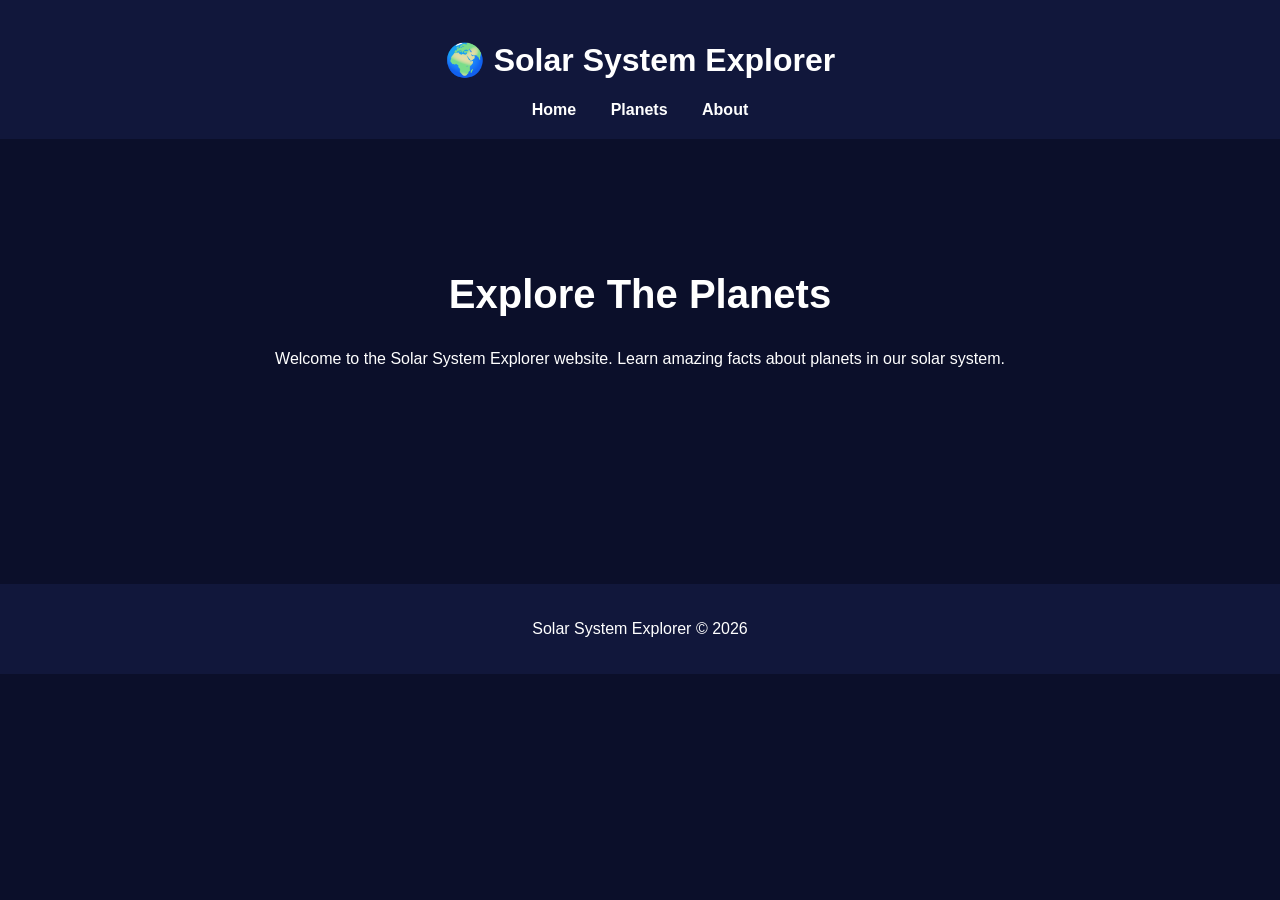
<file: html/index.html>
<!DOCTYPE html>
<html lang="en">
<head>
<meta charset="UTF-8">
<meta name="viewport" content="width=device-width, initial-scale=1.0">
<title>Solar System Explorer - Home</title>

<style>
body{
    background:#0b0f2a;
    color:white;
    font-family:Arial,sans-serif;
    text-align:center;
    margin:0;
}

header{
    background:#11173b;
    padding:20px;
}

nav a{
    color:white;
    text-decoration:none;
    margin:0 15px;
    font-weight:bold;
}

nav a:hover{
    color:gold;
}

.hero{
    padding:100px 20px;
}

.hero h2{
    font-size:40px;
}

footer{
    background:#11173b;
    padding:20px;
    margin-top:100px;
}
</style>
</head>

<body>

<header>
    <h1>🌍 Solar System Explorer</h1>

    <nav>
        <a href="index.html">Home</a>
        <a href="planets.html">Planets</a>
        <a href="about.html">About</a>
    </nav>
</header>

<section class="hero">
    <h2>Explore The Planets</h2>

    <p>
        Welcome to the Solar System Explorer website.
        Learn amazing facts about planets in our solar system.
    </p>
</section>

<footer>
    <p>Solar System Explorer © 2026</p>
</footer>

</body>
</html>
</file>
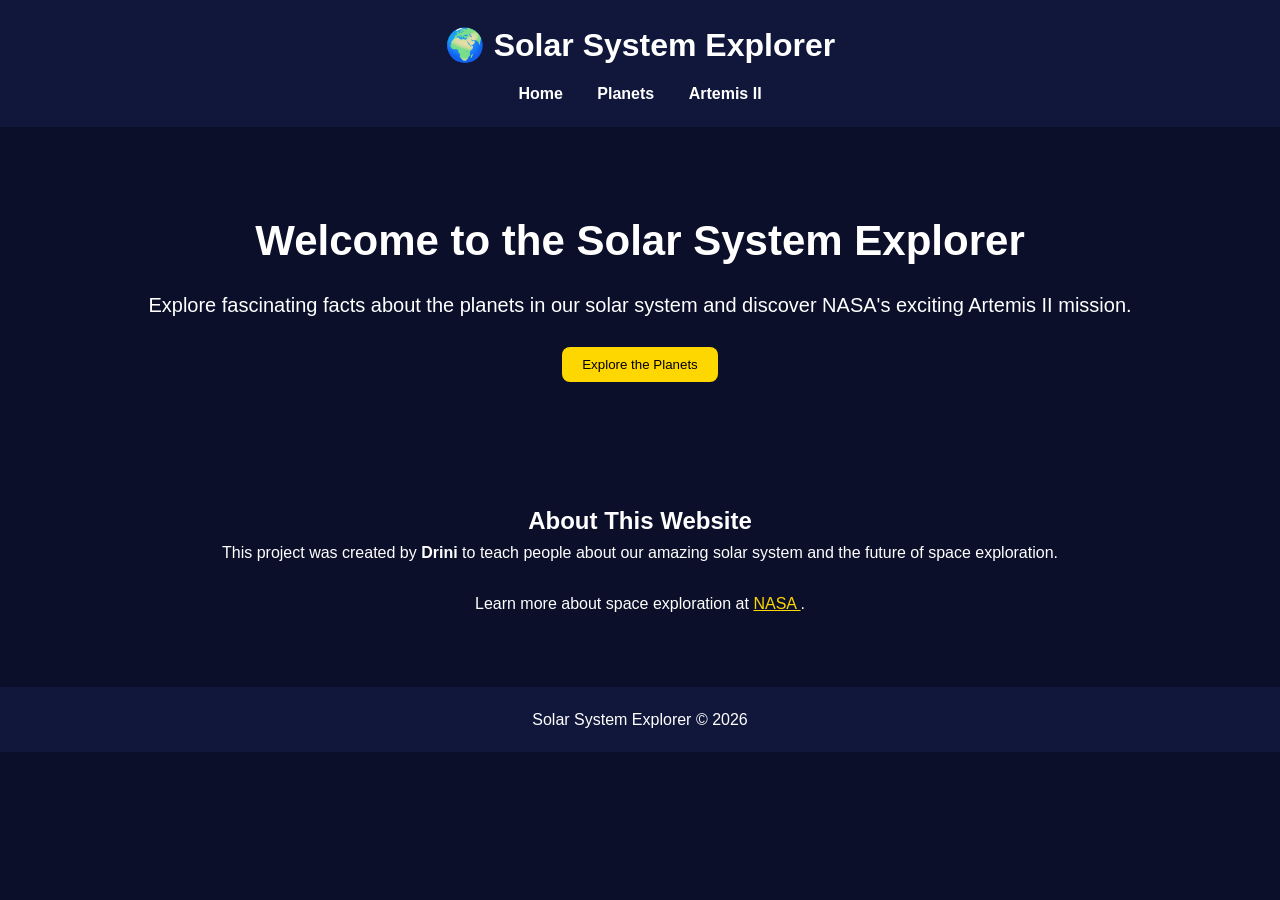
<file: html/planets.html/index.html>
<!DOCTYPE html>
<html lang="en">
<head>
    <meta charset="UTF-8">
    <meta name="viewport" content="width=device-width, initial-scale=1.0">
    <title>Solar System Explorer - Home</title>
    <link rel="stylesheet" href="style.css">
</head>

<body>

<header>
    <h1>🌍 Solar System Explorer</h1>

    <nav>
        <a href="index.html">Home</a>
        <a href="planets.html">Planets</a>
        <a href="artemis2.html">Artemis II</a>
    </nav>
</header>

<main>

<section class="hero">

    <h2>Welcome to the Solar System Explorer</h2>

    <p>
        Explore fascinating facts about the planets in our solar system
        and discover NASA's exciting Artemis II mission.
    </p>

    <br>

    <a href="planets.html">
        <button>Explore the Planets</button>
    </a>

</section>

<section class="about">

    <h2>About This Website</h2>

    <p>
        This project was created by <strong>Drini</strong> to teach people
        about our amazing solar system and the future of space exploration.
    </p>

    <br>

    <p>
        Learn more about space exploration at
        <a href="https://www.nasa.gov" target="_blank" style="color:gold;">
            NASA
        </a>.
    </p>

</section>

</main>

<footer>
    <p>Solar System Explorer © 2026</p>
</footer>

</body>
</html>
</file>
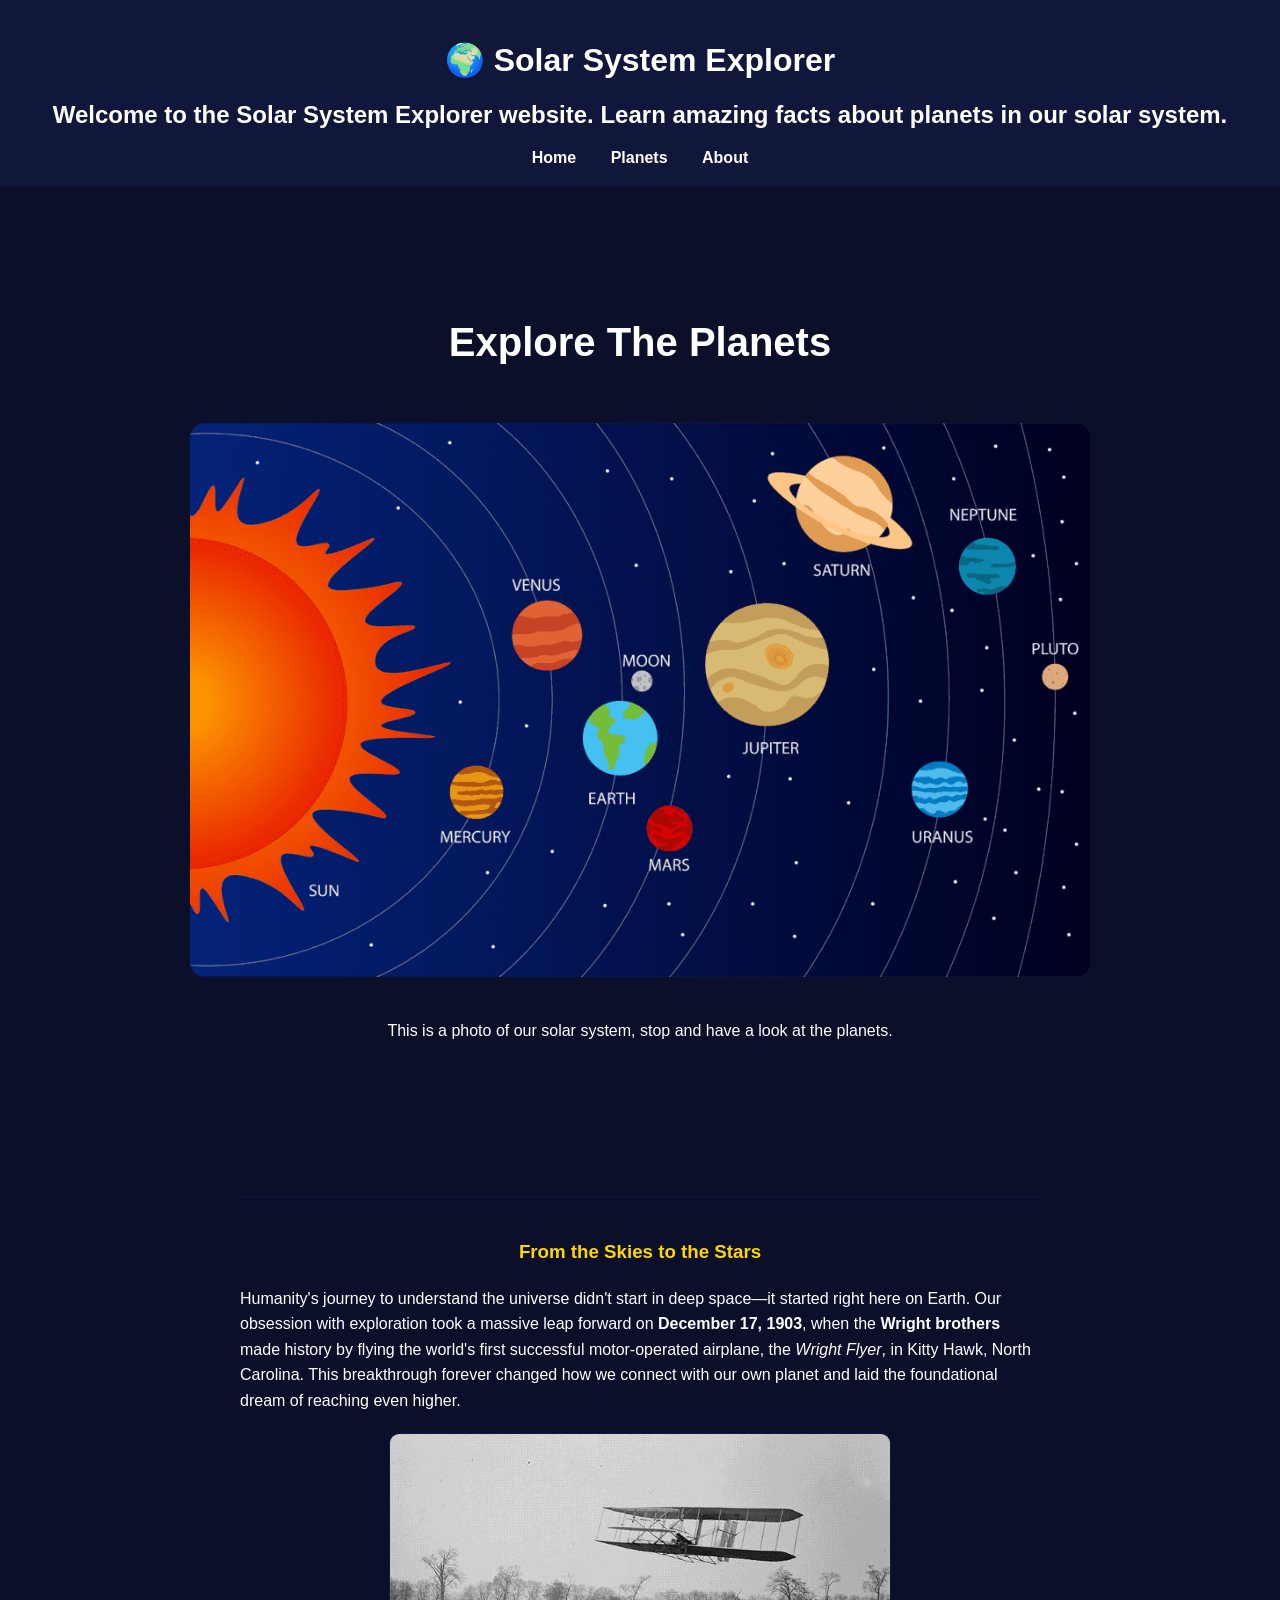
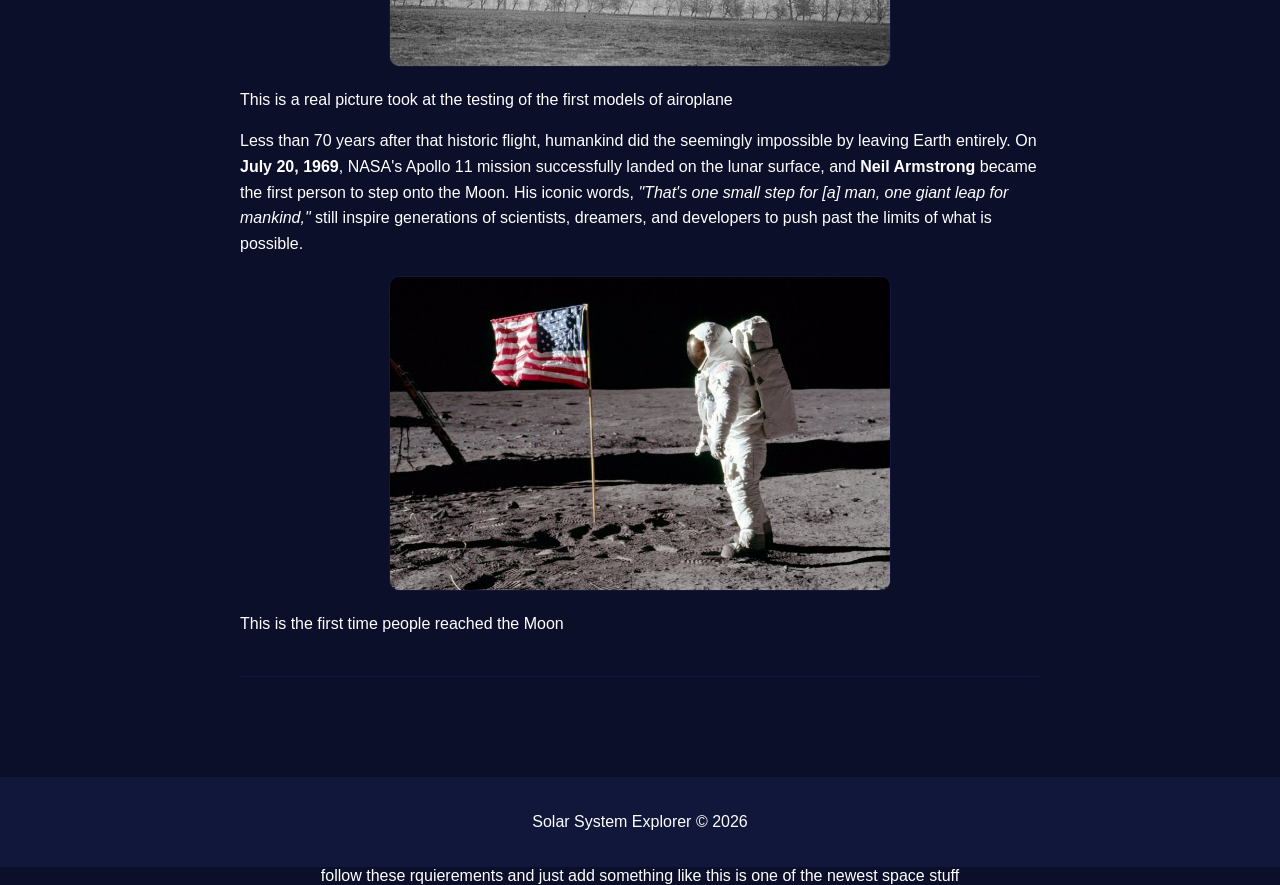
<file: html/planets.html/PROJEKTI PERSONAL/index.html>
<!DOCTYPE html>
<html lang="en">
<head>
<meta charset="UTF-8">
<meta name="viewport" content="width=device-width, initial-scale=1.0">
<title>Solar System Explorer - Home</title>

<style>
body{
    background:#0b0f2a;
    color:white;
    font-family:Arial,sans-serif;
    text-align:center;
    margin:0;
}

header{
    background:#11173b;
    padding:20px;
}

nav a{
    color:white;
    text-decoration:none;
    margin:0 15px;
    font-weight:bold;
}

nav a:hover{
    color:gold;
}

.hero{
    padding:100px 20px;
}

.hero h2{
    font-size:40px;
}

/* New image styling */
.hero-image{
    width:90%;
    max-width:900px;
    border-radius:15px;
    margin:25px 0;
}

/* Styling for the history section */
.history-section {
    max-width: 800px;
    margin: 40px auto 0 auto;
    padding: 0 20px;
    text-align: left; /* Left-aligned for better readability */
    line-height: 1.6;
}

.history-section h3 {
    text-align: center;
    color: gold;
}

.history-section hr {
    border: 0;
    height: 1px;
    background: #11173b;
    margin: 40px 0;
}


.history-image {
    width: 100%;
    max-width: 500px;
    display: block;
    margin: 20px auto;
    border-radius: 10px;
    border: 1px solid #11173b;
}

footer{
    background:#11173b;
    padding:20px;
    margin-top:100px;
}
</style>
</head>

<body>

<header>
    <h1>🌍 Solar System Explorer</h1>
    <h2>Welcome to the Solar System Explorer website. Learn amazing facts about planets in our solar system.</h2>

    <nav>
        <a href="index.html">Home</a>
        <a href="planets.html">Planets</a>
        <a href="about.html">About</a>
    </nav>
</header>

<section class="hero">
    <h2>Explore The Planets</h2>

    <img src="solar.png" class="hero-image" alt="Solar System">

    <p>This is a photo of our solar system, stop and have a look at the planets.</p>
</section>

<section class="history-section">
    <hr>
    <h3>From the Skies to the Stars</h3>
    <p>Humanity's journey to understand the universe didn't start in deep space—it started right here on Earth. Our obsession with exploration took a massive leap forward on <strong>December 17, 1903</strong>, when the <strong>Wright brothers</strong> made history by flying the world's first successful motor-operated airplane, the <em>Wright Flyer</em>, in Kitty Hawk, North Carolina. This breakthrough forever changed how we connect with our own planet and laid the foundational dream of reaching even higher.</p>
    
    <img src="wright-brothers.jpg" class="history-image" alt="Wright Brothers First Flight">
    <p>This is a real picture took at the testing of the first models of airoplane</p>
    
    <p>Less than 70 years after that historic flight, humankind did the seemingly impossible by leaving Earth entirely. On <strong>July 20, 1969</strong>, NASA's Apollo 11 mission successfully landed on the lunar surface, and <strong>Neil Armstrong</strong> became the first person to step onto the Moon. His iconic words, <em>"That's one small step for [a] man, one giant leap for mankind,"</em> still inspire generations of scientists, dreamers, and developers to push past the limits of what is possible.</p>
    
    <img src="Apollo-11.jpg" class="history-image" alt="Apollo 11 Moon Landing">
    <p>This is the first time people reached the Moon </p>
    <hr>
</section>

<footer>
    <p>Solar System Explorer © 2026</p>
</footer>

</body>
</html>  follow these rquierements and just add something like this is one of the newest space stuff
</file>
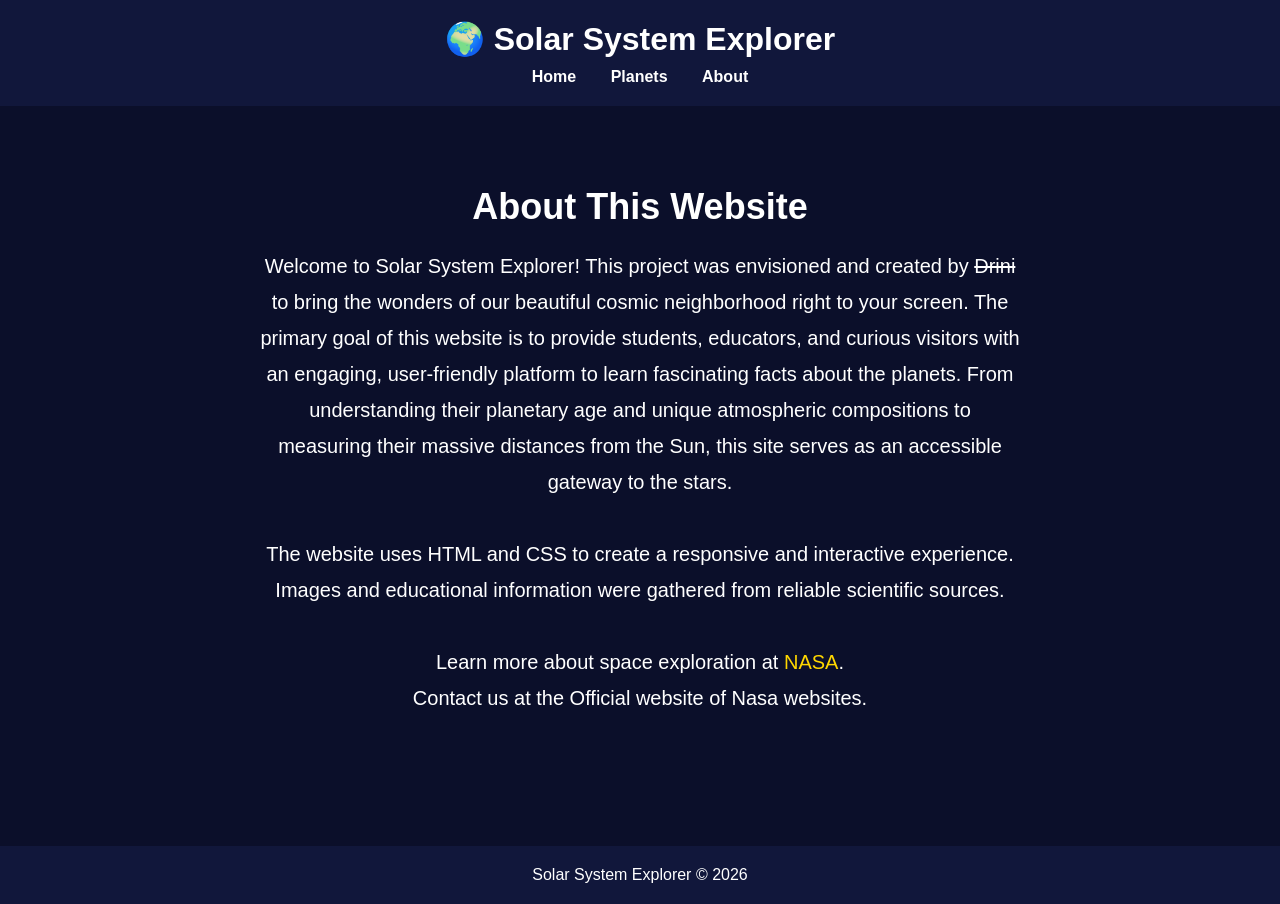
<file: html/planets.html/PROJEKTI PERSONAL/about.html>
<!DOCTYPE html>
<html lang="en">
<head>
<meta charset="UTF-8">
<meta name="viewport" content="width=device-width, initial-scale=1.0">
<title>Solar System Explorer - About</title>

<style>
*{
    margin:0;
    padding:0;
    box-sizing:border-box;
    font-family:Arial,sans-serif;
}

body{
    background:#0b0f2a;
    color:white;
}

header{
    background:#11173b;
    padding:20px;
    text-align:center;
}

nav{
    margin-top:10px;
}

nav a{
    color:white;
    text-decoration:none;
    margin:0 15px;
    font-weight:bold;
    transition:0.3s;
}

nav a:hover{
    color:gold;
}

.about{
    text-align:center;
    padding:80px 20px;
    max-width:800px;
    margin:auto;
}

.about h2{
    margin-bottom:20px;
    font-size:36px;
}

.about p{
    font-size:20px;
    line-height:1.8;
}

.about a{
    color:gold;
    text-decoration:none;
}

.about a:hover{
    text-decoration:underline;
}

footer{
    text-align:center;
    padding:20px;
    background:#11173b;
    margin-top:50px;
}

@media(max-width:768px){
    .about h2{
        font-size:28px;
    }

    .about p{
        font-size:18px;
    }
}
</style>

</head>
<body>

<header>
    <h1>🌍 Solar System Explorer</h1>

    <nav>
        <a href="index.html">Home</a>
        <a href="planets.html">Planets</a>
        <a href="about.html">About</a>
    </nav>
</header>

<section class="about">
    <h2>About This Website</h2>

    <p>
     Welcome to Solar System Explorer! This project was envisioned and created by <s>Drini</s> to bring the
     wonders of our beautiful cosmic neighborhood right to your screen. The primary goal of this 
     website is to provide students, educators, and curious visitors with an engaging, user-friendly
     platform to learn fascinating facts about the planets. From understanding their planetary age 
     and unique atmospheric compositions to measuring their massive distances from the Sun, this 
     site serves as an accessible gateway to the stars.
    </p>

    <br><br>

    <p>
        The website uses HTML and CSS to create a responsive and interactive experience.
        Images and educational information were gathered from reliable scientific sources.
    </p>

    <br><br>

    <p>
        Learn more about space exploration at
        <a href="https://www.nasa.gov" target="_blank">NASA</a>.
    </p>
    <p> Contact us at the Official website of Nasa websites.</p>
</section>

<footer>
    <p>Solar System Explorer © 2026</p>
</footer>

</body>
</html>
</file>
<file: html/planets.html/style.css>
*{
    margin:0;
    padding:0;
    box-sizing:border-box;
    font-family:Arial,sans-serif;
}

body{
    background:#0b0f2a;
    color:white;
    line-height:1.6;
}

header{
    background:#11173b;
    text-align:center;
    padding:20px;
}

header h1{
    margin-bottom:10px;
}

nav{
    margin-top:10px;
}

nav a{
    color:white;
    text-decoration:none;
    margin:0 15px;
    font-weight:bold;
    transition:0.3s;
}

nav a:hover{
    color:gold;
}

.hero{
    text-align:center;
    padding:80px 20px;
}

.hero h2{
    font-size:42px;
    margin-bottom:15px;
}

.hero p{
    font-size:20px;
}

.planets{
    display:flex;
    flex-wrap:wrap;
    justify-content:center;
    gap:20px;
    padding:40px;
}

.card{
    background:#1b2358;
    width:280px;
    padding:20px;
    border-radius:15px;
    text-align:center;
    transition:0.4s;
}

.card:hover{
    transform:scale(1.05);
    box-shadow:0 0 20px cyan;
}

.card img{
    width:100%;
    height:180px;
    object-fit:cover;
    border-radius:10px;
}

.card h3{
    margin:15px 0;
}

.section-title{
    text-align:center;
    margin-top:30px;
}

table{
    width:90%;
    margin:30px auto;
    border-collapse:collapse;
}

table,th,td{
    border:1px solid white;
}

th,td{
    padding:12px;
    text-align:center;
}

th{
    background:#1b2358;
}

.artemis{
    text-align:center;
    padding:40px;
}

.artemis img{
    width:80%;
    max-width:700px;
    border-radius:15px;
    margin:20px 0;
}

.video{
    text-align:center;
    padding:40px;
}

.video iframe{
    width:80%;
    max-width:800px;
    height:450px;
}

.about{
    text-align:center;
    padding:40px;
}

footer{
    text-align:center;
    padding:20px;
    background:#11173b;
    margin-top:30px;
}

button{
    background:gold;
    color:black;
    border:none;
    padding:10px 20px;
    border-radius:8px;
    cursor:pointer;
    transition:0.3s;
}

button:hover{
    transform:scale(1.1);
}

@media(max-width:768px){

.hero h2{
    font-size:28px;
}

.planets{
    flex-direction:column;
    align-items:center;
}

.video iframe{
    width:95%;
    height:250px;
}

.artemis img{
    width:95%;
}

}
</file>
